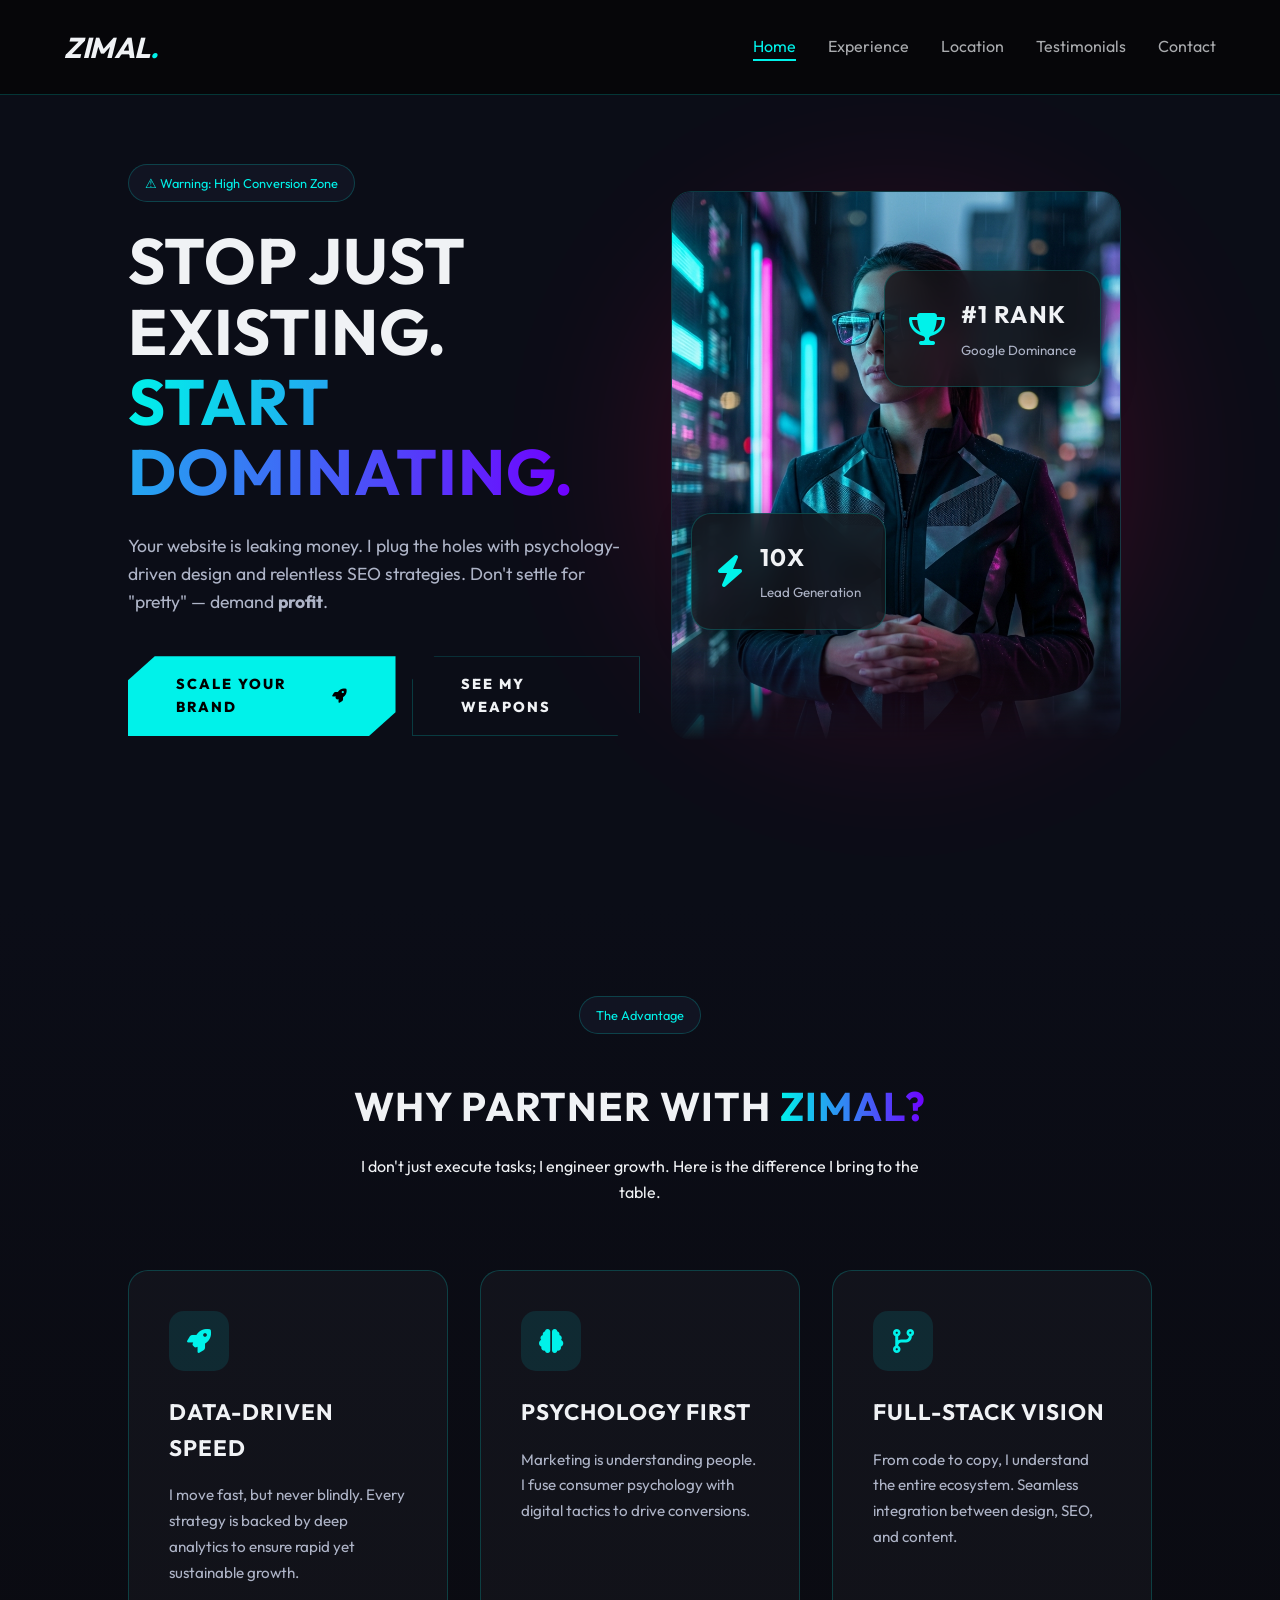
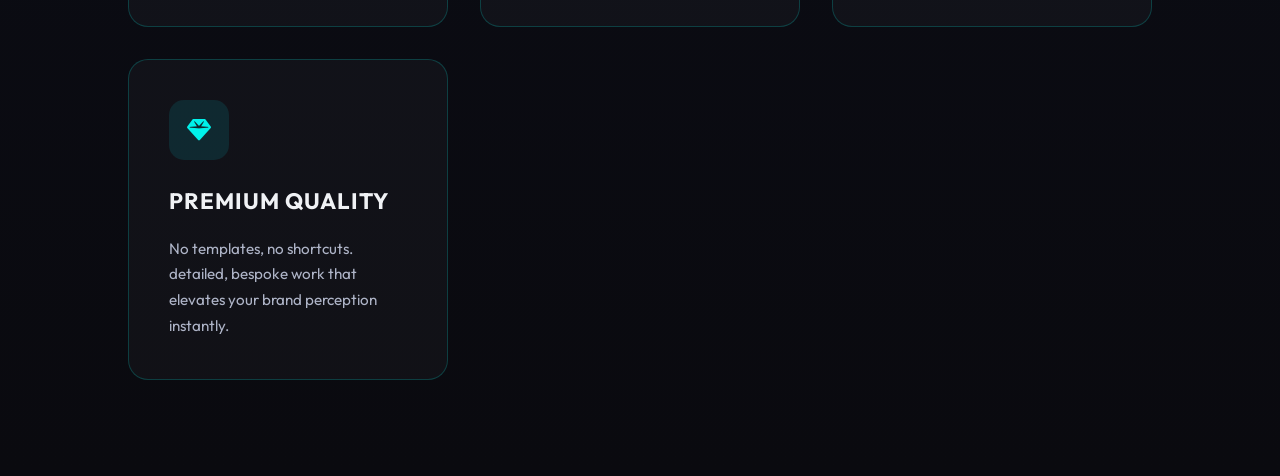
<file: index.html>
<!DOCTYPE html>
<html lang="en">

<head>
    <meta charset="UTF-8">
    <meta name="viewport" content="width=device-width, initial-scale=1.0">
    <meta name="description" content="Digital Alchemist freelance marketing portfolio showcasing services, experience, and contact information.">
    <meta name="robots" content="index, follow">
    <title>Digital Alchemist | Freelance Marketing Expert</title>
    <meta name="description"
        content="Elevating brands through data-driven digital marketing strategies. SEO, PPC, and Content Expert.">
    <link rel="preconnect" href="https://fonts.googleapis.com">
    <link rel="preconnect" href="https://fonts.gstatic.com" crossorigin>
    <link
        href="https://fonts.googleapis.com/css2?family=Outfit:wght@300;400;600&family=Playfair+Display:ital,wght@0,400;0,700;1,400&display=swap"
        rel="stylesheet">
    <link rel="stylesheet" href="style.css">
    <link rel="stylesheet" href="https://cdnjs.cloudflare.com/ajax/libs/font-awesome/6.4.0/css/all.min.css">
</head>

<body>
    <nav class="navbar">
        <div class="logo">ZIMAL<span class="accent">.</span></div>
        <ul class="nav-links">
            <li><a href="index.html" class="active">Home</a></li>
            <li><a href="experience.html">Experience</a></li>
            <li><a href="location.html">Location</a></li>
            <li><a href="testimonials.html">Testimonials</a></li>
            <li><a href="contact.html">Contact</a></li>
        </ul>
        <div class="hamburger">
            <i class="fas fa-bars"></i>
        </div>
    </nav>

    <main>
        <section class="hero">
            <div class="hero-content">
                <span class="badge">⚠ Warning: High Conversion Zone</span>
                <h1>Stop Just Existing.<br><span class="gradient-text">Start Dominating.</span></h1>
                <p>Your website is leaking money. I plug the holes with psychology-driven design and relentless SEO
                    strategies. Don't settle for "pretty" — demand <strong>profit</strong>.</p>
                <div class="cta-group">
                    <a href="contact.html" class="btn primary">Scale Your Brand <i class="fas fa-rocket"></i></a>
                    <a href="experience.html" class="btn secondary">See My Weapons</a>
                </div>
            </div>
            <div class="hero-visual">
                <div class="image-wrapper">
                    <img src="images/hero.png" alt="Digital Alchemist Portrait" class="hero-img">
                    <div class="glow-orb"></div>
                </div>
                <div class="stat-card glass drift-1">
                    <i class="fas fa-trophy"></i>
                    <div>
                        <h4>#1 Rank</h4>
                        <small>Google Dominance</small>
                    </div>
                </div>
                <div class="stat-card glass drift-2">
                    <i class="fas fa-bolt"></i>
                    <div>
                        <h4>10x</h4>
                        <small>Lead Generation</small>
                    </div>
                </div>
            </div>
        </section>

        <section class="why-hire-me" id="why-hire-me">
            <div class="section-header">
                <span class="badge">The Advantage</span>
                <h2>Why Partner With <span class="gradient-text">Zimal?</span></h2>
                <p>I don't just execute tasks; I engineer growth. Here is the difference I bring to the table.</p>
            </div>

            <div class="benefits-grid">
                <div class="benefit-card">
                    <div class="icon-box">
                        <i class="fas fa-rocket"></i>
                    </div>
                    <h3>Data-Driven Speed</h3>
                    <p>I move fast, but never blindly. Every strategy is backed by deep analytics to ensure rapid yet
                        sustainable growth.</p>
                </div>
                <div class="benefit-card">
                    <div class="icon-box">
                        <i class="fas fa-brain"></i>
                    </div>
                    <h3>Psychology First</h3>
                    <p>Marketing is understanding people. I fuse consumer psychology with digital tactics to drive
                        conversions.</p>
                </div>
                <div class="benefit-card">
                    <div class="icon-box">
                        <i class="fas fa-code-branch"></i>
                    </div>
                    <h3>Full-Stack Vision</h3>
                    <p>From code to copy, I understand the entire ecosystem. Seamless integration between design, SEO,
                        and content.</p>
                </div>
                <div class="benefit-card">
                    <div class="icon-box">
                        <i class="fas fa-gem"></i>
                    </div>
                    <h3>Premium Quality</h3>
                    <p>No templates, no shortcuts. detailed, bespoke work that elevates your brand perception instantly.
                    </p>
                </div>
            </div>
        </section>
    </main>

    <script src="script.js"></script>
</body>

</html>
</file>
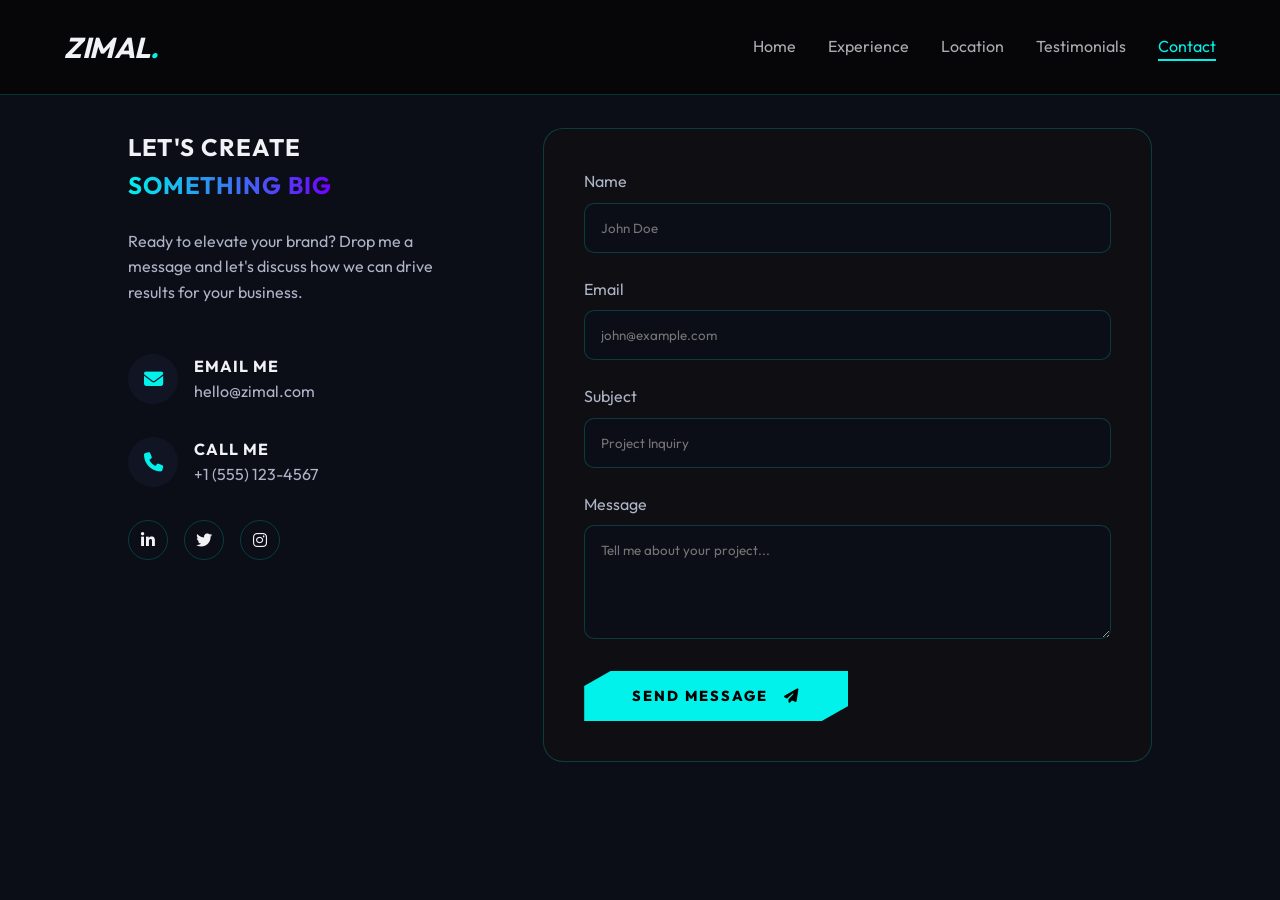
<file: contact.html>
<!DOCTYPE html>
<html lang="en">

<head>
    <meta charset="UTF-8">
    <meta name="viewport" content="width=device-width, initial-scale=1.0">
    <title>Contact Me | Digital Alchemist</title>
    <link href="https://fonts.googleapis.com/css2?family=Outfit:wght@300;400;600;700&display=swap" rel="stylesheet">
    <link rel="stylesheet" href="style.css">
    <link rel="stylesheet" href="https://cdnjs.cloudflare.com/ajax/libs/font-awesome/6.4.0/css/all.min.css">
    <style>
        .contact-container {
            padding: 8rem 10% 4rem;
            display: flex;
            gap: 4rem;
            flex-wrap: wrap;
        }

        .contact-info {
            flex: 1;
            min-width: 300px;
        }

        .contact-form {
            flex: 1.5;
            min-width: 300px;
            background: #0f0f13;
            padding: 2.5rem;
            border-radius: 20px;
            border: 1px solid var(--glass-border);
        }

        .form-group {
            margin-bottom: 1.5rem;
        }

        .form-group label {
            display: block;
            margin-bottom: 0.5rem;
            color: var(--text-muted);
        }

        .form-control {
            width: 100%;
            padding: 1rem;
            background: var(--bg-color);
            border: 1px solid var(--glass-border);
            border-radius: 10px;
            color: var(--text-color);
            font-family: var(--font-main);
        }

        .form-control:focus {
            outline: none;
            border-color: var(--primary);
        }

        .contact-method {
            margin-bottom: 2rem;
            display: flex;
            align-items: center;
            gap: 1rem;
        }

        .contact-method i {
            width: 50px;
            height: 50px;
            background: var(--glass-bg);
            border-radius: 50%;
            display: flex;
            align-items: center;
            justify-content: center;
            color: var(--primary);
            font-size: 1.2rem;
        }

        .social-links {
            display: flex;
            gap: 1rem;
            margin-top: 2rem;
        }

        .social-btn {
            width: 40px;
            height: 40px;
            border: 1px solid var(--glass-border);
            border-radius: 50%;
            display: flex;
            align-items: center;
            justify-content: center;
            transition: var(--transition);
        }

        .social-btn:hover {
            border-color: var(--primary);
            color: var(--primary);
            transform: translateY(-3px);
        }
    </style>
</head>

<body>
    <nav class="navbar">
        <div class="logo">ZIMAL<span class="accent">.</span></div>
        <ul class="nav-links">
            <li><a href="index.html">Home</a></li>
            <li><a href="experience.html">Experience</a></li>
            <li><a href="location.html">Location</a></li>
            <li><a href="testimonials.html">Testimonials</a></li>
            <li><a href="contact.html" class="active">Contact</a></li>
        </ul>
        <div class="hamburger"><i class="fas fa-bars"></i></div>
    </nav>

    <main>
        <section class="contact-container">
            <div class="contact-info">
                <h1>Let's Create <br><span class="gradient-text">Something Big</span></h1>
                <p style="color: var(--text-muted); margin: 1.5rem 0 3rem;">Ready to elevate your brand? Drop me a
                    message and let's discuss how we can drive results for your business.</p>

                <div class="contact-method">
                    <i class="fas fa-envelope"></i>
                    <div>
                        <h4>Email Me</h4>
                        <a href="mailto:hello@example.com" style="color: var(--text-muted);">hello@zimal.com</a>
                    </div>
                </div>
                <div class="contact-method">
                    <i class="fas fa-phone"></i>
                    <div>
                        <h4>Call Me</h4>
                        <p style="color: var(--text-muted);">+1 (555) 123-4567</p>
                    </div>
                </div>

                <div class="social-links">
                    <a href="#" class="social-btn"><i class="fab fa-linkedin-in"></i></a>
                    <a href="#" class="social-btn"><i class="fab fa-twitter"></i></a>
                    <a href="#" class="social-btn"><i class="fab fa-instagram"></i></a>
                </div>
            </div>

            <form class="contact-form">
                <div class="form-group">
                    <label>Name</label>
                    <input type="text" class="form-control" placeholder="John Doe">
                </div>
                <div class="form-group">
                    <label>Email</label>
                    <input type="email" class="form-control" placeholder="john@example.com">
                </div>
                <div class="form-group">
                    <label>Subject</label>
                    <input type="text" class="form-control" placeholder="Project Inquiry">
                </div>
                <div class="form-group">
                    <label>Message</label>
                    <textarea class="form-control" rows="5" placeholder="Tell me about your project..."></textarea>
                </div>
                <button type="submit" class="btn primary">Send Message <i class="fas fa-paper-plane"></i></button>
            </form>
        </section>
    </main>
    <script src="script.js"></script>
</body>

</html>
</file>
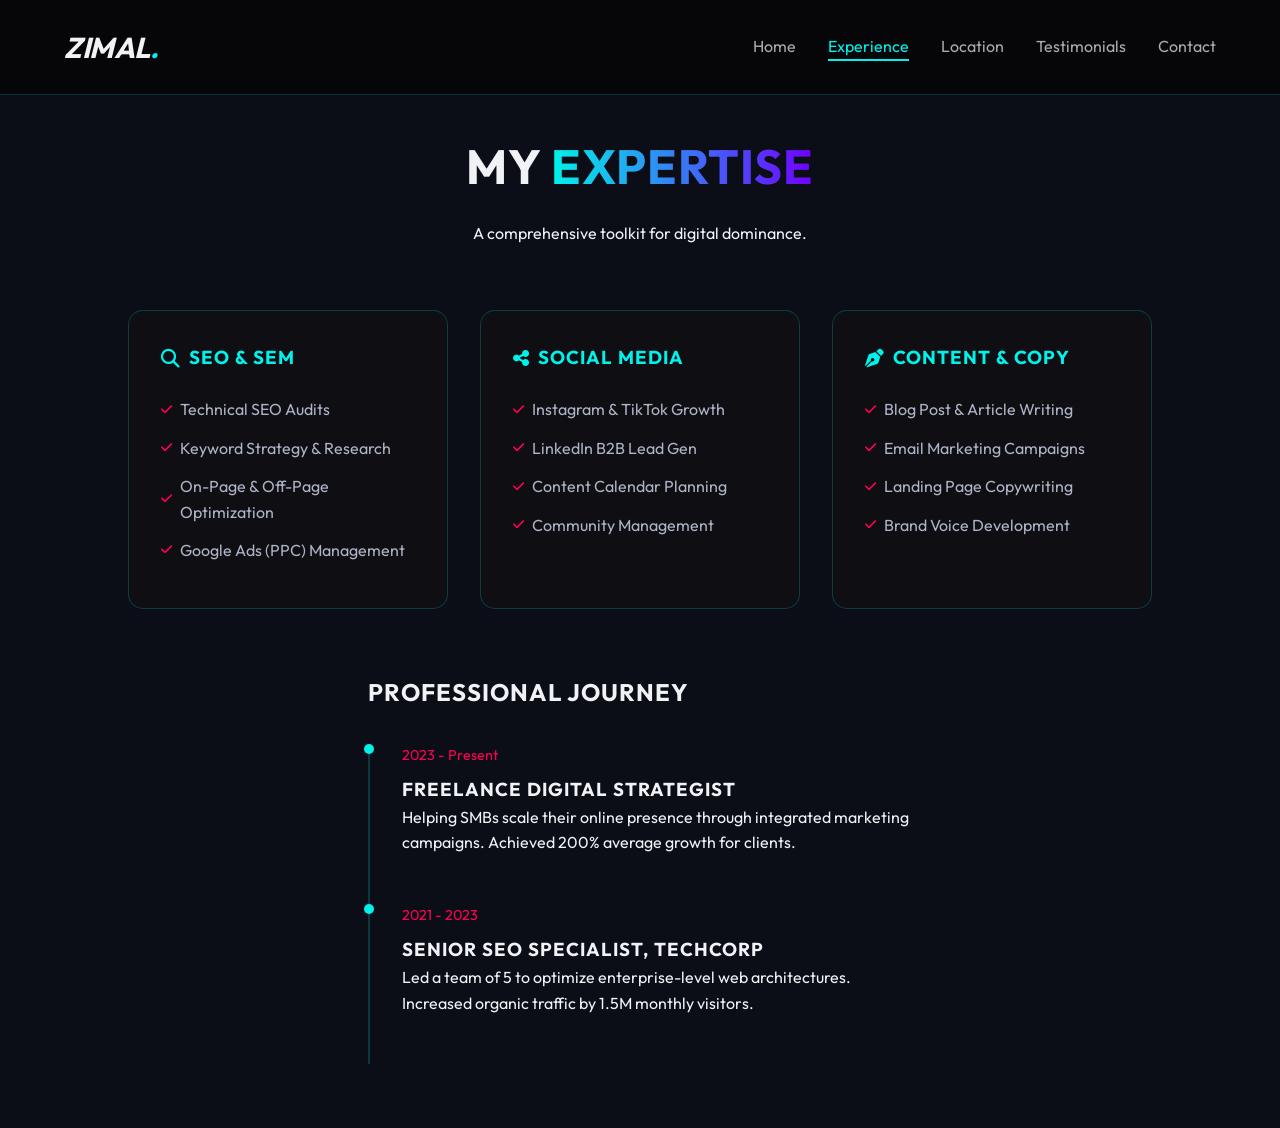
<file: experience.html>
<!DOCTYPE html>
<html lang="en">

<head>
    <meta charset="UTF-8">
    <meta name="description" content="Experience and skills of Digital Alchemist, a freelance marketing expert.">
    <title>Experience & Skills | Digital Alchemist</title>
    <link href="https://fonts.googleapis.com/css2?family=Outfit:wght@300;400;600;700&display=swap" rel="stylesheet">
    <link rel="stylesheet" href="style.css">
    <link rel="stylesheet" href="https://cdnjs.cloudflare.com/ajax/libs/font-awesome/6.4.0/css/all.min.css">
    <style>
        .page-header {
            padding: 8rem 10% 4rem;
            text-align: center;
        }

        .page-header h1 {
            font-size: 3rem;
            margin-bottom: 1rem;
        }

        .skills-grid {
            display: grid;
            grid-template-columns: repeat(auto-fit, minmax(300px, 1fr));
            gap: 2rem;
            padding: 0 10% 4rem;
        }

        .skill-category {
            background: #0f0f13;
            padding: 2rem;
            border-radius: 15px;
            border: 1px solid var(--glass-border);
        }

        .skill-category h3 {
            color: var(--primary);
            margin-bottom: 1.5rem;
            display: flex;
            align-items: center;
            gap: 0.5rem;
        }

        .skill-list li {
            margin-bottom: 0.8rem;
            display: flex;
            align-items: center;
            gap: 0.5rem;
            color: var(--text-muted);
        }

        .skill-list li i {
            color: var(--secondary);
            font-size: 0.8rem;
        }

        .timeline {
            padding: 0 10% 4rem;
            max-width: 800px;
            margin: 0 auto;
        }

        .timeline-item {
            border-left: 2px solid var(--glass-border);
            padding-left: 2rem;
            padding-bottom: 3rem;
            position: relative;
        }

        .timeline-item::before {
            content: '';
            position: absolute;
            left: -6px;
            top: 0;
            width: 10px;
            height: 10px;
            background: var(--primary);
            border-radius: 50%;
        }

        .timeline-date {
            color: var(--secondary);
            font-size: 0.9rem;
            margin-bottom: 0.5rem;
            display: block;
        }
    </style>
</head>

<body>
    <nav class="navbar">
        <div class="logo">ZIMAL<span class="accent">.</span></div>
        <ul class="nav-links">
            <li><a href="index.html">Home</a></li>
            <li><a href="experience.html" class="active">Experience</a></li>
            <li><a href="location.html">Location</a></li>
            <li><a href="testimonials.html">Testimonials</a></li>
            <li><a href="contact.html">Contact</a></li>
        </ul>
        <div class="hamburger"><i class="fas fa-bars"></i></div>
    </nav>

    <main>
        <div class="page-header">
            <h1>My <span class="gradient-text">Expertise</span></h1>
            <p>A comprehensive toolkit for digital dominance.</p>
        </div>

        <section class="skills-grid">
            <div class="skill-category">
                <h3><i class="fas fa-search"></i> SEO & SEM</h3>
                <ul class="skill-list">
                    <li><i class="fas fa-check"></i> Technical SEO Audits</li>
                    <li><i class="fas fa-check"></i> Keyword Strategy & Research</li>
                    <li><i class="fas fa-check"></i> On-Page & Off-Page Optimization</li>
                    <li><i class="fas fa-check"></i> Google Ads (PPC) Management</li>
                </ul>
            </div>
            <div class="skill-category">
                <h3><i class="fas fa-share-alt"></i> Social Media</h3>
                <ul class="skill-list">
                    <li><i class="fas fa-check"></i> Instagram & TikTok Growth</li>
                    <li><i class="fas fa-check"></i> LinkedIn B2B Lead Gen</li>
                    <li><i class="fas fa-check"></i> Content Calendar Planning</li>
                    <li><i class="fas fa-check"></i> Community Management</li>
                </ul>
            </div>
            <div class="skill-category">
                <h3><i class="fas fa-pen-nib"></i> Content & Copy</h3>
                <ul class="skill-list">
                    <li><i class="fas fa-check"></i> Blog Post & Article Writing</li>
                    <li><i class="fas fa-check"></i> Email Marketing Campaigns</li>
                    <li><i class="fas fa-check"></i> Landing Page Copywriting</li>
                    <li><i class="fas fa-check"></i> Brand Voice Development</li>
                </ul>
            </div>
        </section>

        <section class="timeline">
            <h2 style="margin-bottom: 2rem;">Professional Journey</h2>
            <div class="timeline-item">
                <span class="timeline-date">2023 - Present</span>
                <h3>Freelance Digital Strategist</h3>
                <p>Helping SMBs scale their online presence through integrated marketing campaigns. Achieved 200%
                    average growth for clients.</p>
            </div>
            <div class="timeline-item">
                <span class="timeline-date">2021 - 2023</span>
                <h3>Senior SEO Specialist, TechCorp</h3>
                <p>Led a team of 5 to optimize enterprise-level web architectures. Increased organic traffic by 1.5M
                    monthly visitors.</p>
            </div>
        </section>
    </main>
    <script src="script.js"></script>
</body>

</html>
</file>
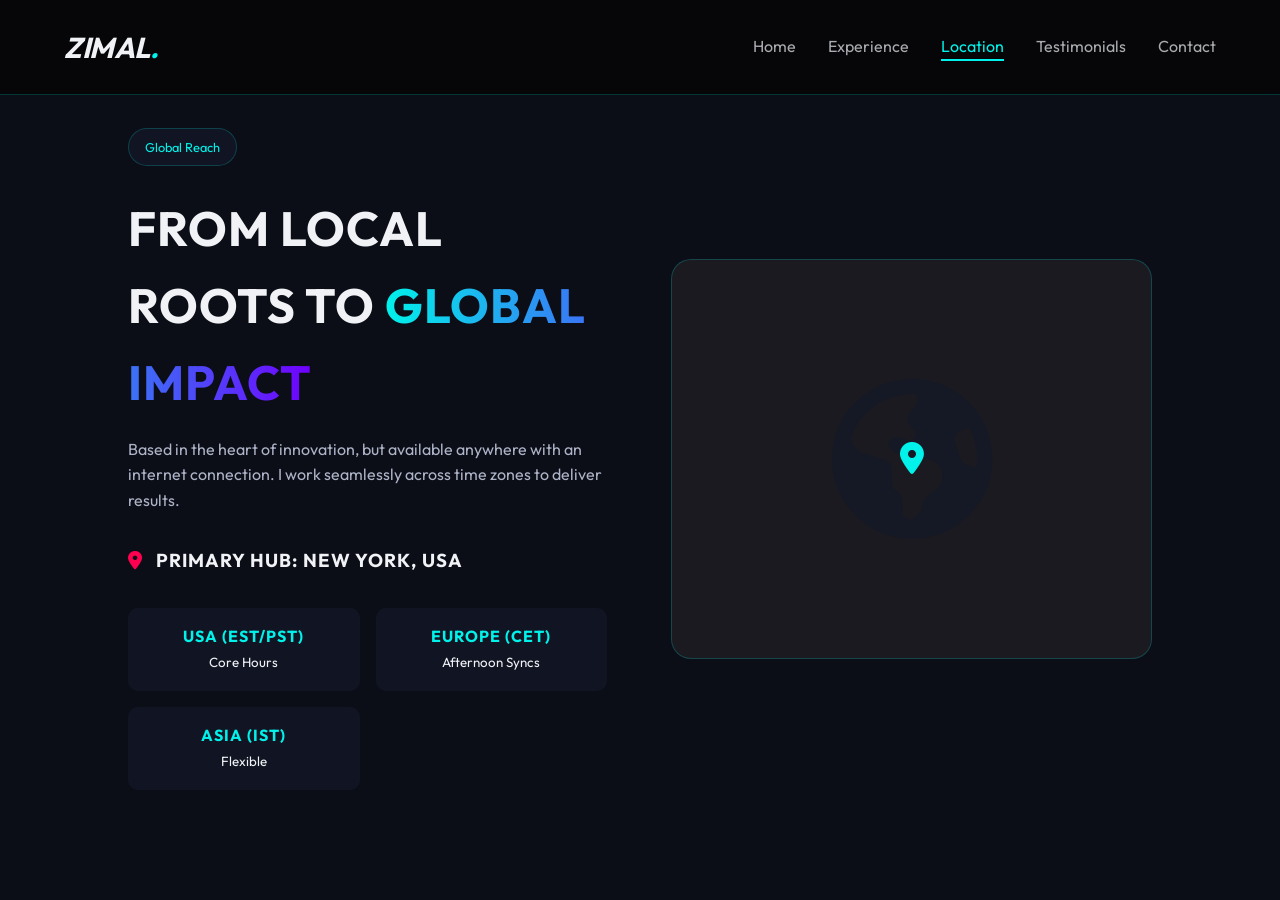
<file: location.html>
<!DOCTYPE html>
<html lang="en">

<head>
    <meta charset="UTF-8">
    <meta name="viewport" content="width=device-width, initial-scale=1.0">
    <title>Location & Availability | Digital Alchemist</title>
    <link href="https://fonts.googleapis.com/css2?family=Outfit:wght@300;400;600;700&display=swap" rel="stylesheet">
    <link rel="stylesheet" href="style.css">
    <link rel="stylesheet" href="https://cdnjs.cloudflare.com/ajax/libs/font-awesome/6.4.0/css/all.min.css">
    <style>
        .location-section {
            padding: 8rem 10% 4rem;
            display: flex;
            align-items: center;
            gap: 4rem;
            flex-wrap: wrap;
        }

        .location-content {
            flex: 1;
            min-width: 300px;
        }

        .location-map {
            flex: 1;
            min-width: 300px;
            background: #1a1a20;
            height: 400px;
            border-radius: 20px;
            display: flex;
            justify-content: center;
            align-items: center;
            border: 1px solid var(--glass-border);
            position: relative;
            overflow: hidden;
        }

        .globe-icon {
            font-size: 10rem;
            color: var(--glass-bg);
        }

        .pin {
            position: absolute;
            color: var(--primary);
            font-size: 2rem;
            animation: bounce 2s infinite;
        }

        @keyframes bounce {

            0%,
            100% {
                transform: translateY(0);
            }

            50% {
                transform: translateY(-10px);
            }
        }

        .zones-grid {
            margin-top: 2rem;
            display: grid;
            grid-template-columns: repeat(auto-fit, minmax(150px, 1fr));
            gap: 1rem;
        }

        .zone-card {
            background: var(--glass-bg);
            padding: 1rem;
            border-radius: 10px;
            text-align: center;
        }

        .zone-card h4 {
            color: var(--primary);
        }
    </style>
</head>

<body>
    <nav class="navbar">
        <div class="logo">ZIMAL<span class="accent">.</span></div>
        <ul class="nav-links">
            <li><a href="index.html">Home</a></li>
            <li><a href="experience.html">Experience</a></li>
            <li><a href="location.html" class="active">Location</a></li>
            <li><a href="testimonials.html">Testimonials</a></li>
            <li><a href="contact.html">Contact</a></li>
        </ul>
        <div class="hamburger"><i class="fas fa-bars"></i></div>
    </nav>

    <main>
        <section class="location-section">
            <div class="location-content">
                <span class="badge">Global Reach</span>
                <h1 style="font-size: 3rem; margin-bottom: 1rem;">From Local Roots to <span class="gradient-text">Global
                        Impact</span></h1>
                <p style="color: var(--text-muted); margin-bottom: 2rem;">Based in the heart of innovation, but
                    available anywhere with an internet connection. I work seamlessly across time zones to deliver
                    results.</p>

                <h3><i class="fas fa-map-marker-alt" style="color: var(--secondary); margin-right: 0.5rem;"></i> Primary
                    Hub: New York, USA</h3>

                <div class="zones-grid">
                    <div class="zone-card">
                        <h4>USA (EST/PST)</h4>
                        <small>Core Hours</small>
                    </div>
                    <div class="zone-card">
                        <h4>Europe (CET)</h4>
                        <small>Afternoon Syncs</small>
                    </div>
                    <div class="zone-card">
                        <h4>Asia (IST)</h4>
                        <small>Flexible</small>
                    </div>
                </div>
            </div>
            <div class="location-map">
                <i class="fas fa-globe-americas globe-icon"></i>
                <div class="pin"><i class="fas fa-map-marker-alt"></i></div>
            </div>
        </section>
    </main>
    <script src="script.js"></script>
</body>

</html>
</file>
<file: style.css>
:root {
    --bg-color: #0b0d17;
    /* Deepest Indigo/Black */
    --text-color: #f0f2f5;
    --text-muted: #aeb4c7;
    --primary: #00f2ea;
    /* Electric Cyan */
    --secondary: #ff0050;
    /* Vibrant Radish/Pink */
    --accent: #7000ff;
    /* Electric Purple */
    --glass-bg: rgba(20, 25, 40, 0.7);
    --glass-border: rgba(0, 242, 234, 0.2);
    --font-main: 'Outfit', sans-serif;
    --font-head: 'Playfair Display', serif;
    --max-width: 1200px;
    --transition: cubic-bezier(0.25, 0.46, 0.45, 0.94) 0.3s;
}

h1,
h2,
h3,
h4,
.logo {
    font-family: var(--font-main);
    /* Reverting to Outfit for modern punch */
    text-transform: uppercase;
    letter-spacing: 1px;
}

* {
    margin: 0;
    padding: 0;
    box-sizing: border-box;
}

body {
    background-color: var(--bg-color);
    color: var(--text-color);
    font-family: var(--font-main);
    overflow-x: hidden;
    line-height: 1.6;
}

a {
    text-decoration: none;
    color: inherit;
}

ul {
    list-style: none;
}

/* Navbar */
.navbar {
    display: flex;
    justify-content: space-between;
    align-items: center;
    padding: 1.5rem 5%;
    background: rgba(5, 5, 7, 0.8);
    backdrop-filter: blur(10px);
    position: fixed;
    width: 100%;
    top: 0;
    z-index: 1000;
    border-bottom: 1px solid var(--glass-border);
}

.logo {
    font-size: 1.8rem;
    font-weight: 700;
    letter-spacing: -0.5px;
    font-style: italic;
}

.logo .accent {
    color: var(--primary);
}

.nav-links {
    display: flex;
    gap: 2rem;
}

.nav-links a {
    font-weight: 400;
    opacity: 0.7;
    transition: var(--transition);
    position: relative;
}

.nav-links a:hover,
.nav-links a.active {
    opacity: 1;
    color: var(--primary);
}

.nav-links a::after {
    content: '';
    position: absolute;
    width: 0;
    height: 2px;
    bottom: -5px;
    left: 0;
    background: var(--primary);
    transition: var(--transition);
}

.nav-links a:hover::after,
.nav-links a.active::after {
    width: 100%;
}

.hamburger {
    display: none;
    font-size: 1.5rem;
    cursor: pointer;
}

/* Typography & Utilities */
.gradient-text {
    background: linear-gradient(to right, var(--primary), var(--accent), var(--secondary));
    background-size: 200% auto;
    animation: gradientMove 3s linear infinite;
    background-clip: text;
    -webkit-background-clip: text;
    -webkit-text-fill-color: transparent;
}

.btn {
    padding: 1rem 3rem;
    border-radius: 0;
    clip-path: polygon(10% 0, 100% 0, 100% 70%, 90% 100%, 0 100%, 0 30%);
    font-weight: 800;
    cursor: pointer;
    transition: var(--transition);
    display: inline-flex;
    align-items: center;
    gap: 1rem;
    letter-spacing: 2px;
    font-family: var(--font-main);
    text-transform: uppercase;
    font-size: 0.9rem;
    border: none;
    position: relative;
    overflow: hidden;
}

.btn.primary {
    background: var(--primary);
    color: #000;
}

.btn.primary::before {
    content: '';
    position: absolute;
    top: 0;
    left: -100%;
    width: 100%;
    height: 100%;
    background: linear-gradient(90deg, transparent, rgba(255, 255, 255, 0.8), transparent);
    transition: 0.5s;
}

.btn.primary:hover::before {
    left: 100%;
}

.btn.primary:hover {
    transform: scale(1.05);
    box-shadow: 0 0 30px rgba(0, 242, 234, 0.5);
}

@keyframes gradientMove {
    0% {
        background-position: 0% 50%;
    }

    100% {
        background-position: 200% 50%;
    }
}

.btn.secondary {
    background: transparent;
    border: 1px solid var(--glass-border);
    color: var(--text-color);
}

.btn.secondary:hover {
    border-color: var(--primary);
    color: var(--primary);
}

/* Hero Section */
.hero {
    height: 100vh;
    display: flex;
    align-items: center;
    padding: 0 10%;
    position: relative;
    overflow: hidden;
}

.hero-content {
    flex: 1;
    z-index: 2;
}

.badge {
    background: var(--glass-bg);
    padding: 0.5rem 1rem;
    border-radius: 20px;
    font-size: 0.8rem;
    color: var(--primary);
    border: 1px solid var(--glass-border);
    margin-bottom: 1.5rem;
    display: inline-block;
}

.hero-content h1 {
    font-size: 4rem;
    line-height: 1.1;
    margin-bottom: 1.5rem;
}

.hero-content p {
    font-size: 1.1rem;
    color: var(--text-muted);
    margin-bottom: 2.5rem;
    max-width: 500px;
}

.cta-group {
    display: flex;
    gap: 1rem;
}

/* Hero Visual & Animations */
.hero-visual {
    flex: 1;
    position: relative;
    height: 100%;
    display: flex;
    justify-content: center;
    align-items: center;
    padding-top: 2rem;
}

.image-wrapper {
    position: relative;
    width: 450px;
    height: 550px;
    display: flex;
    justify-content: center;
    align-items: center;
}

.hero-img {
    width: 100%;
    height: 100%;
    object-fit: cover;
    border-radius: 20px;
    position: relative;
    z-index: 2;
    mask-image: linear-gradient(to bottom, black 80%, transparent 100%);
    -webkit-mask-image: linear-gradient(to bottom, black 80%, transparent 100%);
    box-shadow: 0 0 50px rgba(0, 242, 234, 0.2);
    border: 1px solid var(--glass-border);
}

.glow-orb {
    position: absolute;
    width: 120%;
    height: 120%;
    background: radial-gradient(circle, var(--secondary) 0%, transparent 70%);
    filter: blur(80px);
    opacity: 0.4;
    z-index: 1;
    animation: pulse 5s infinite alternate;
}

.stat-card {
    position: absolute;
    background: rgba(20, 20, 25, 0.8);
    backdrop-filter: blur(15px);
    padding: 1.5rem;
    border-radius: 20px;
    border: 1px solid var(--glass-border);
    display: flex;
    align-items: center;
    gap: 1rem;
    z-index: 2;
    box-shadow: 0 10px 30px rgba(0, 0, 0, 0.5);
}

.stat-card i {
    font-size: 2rem;
    color: var(--primary);
}

.stat-card h4 {
    font-size: 1.5rem;
    margin-bottom: 0.2rem;
}

.stat-card small {
    color: var(--text-muted);
}

.drift-1 {
    top: 30%;
    right: 10%;
    animation: float 6s ease-in-out infinite;
}

.drift-2 {
    bottom: 30%;
    left: 10%;
    animation: float 7s ease-in-out infinite 1s;
}

/* Why Hire Me Section */
.why-hire-me {
    padding: 6rem 10%;
    position: relative;
    z-index: 3;
    background: linear-gradient(180deg, var(--bg-color) 0%, #0a0a0f 100%);
}

.section-header {
    text-align: center;
    margin-bottom: 4rem;
    max-width: 600px;
    margin-left: auto;
    margin-right: auto;
}

.section-header h2 {
    font-size: 2.5rem;
    margin: 1rem 0;
}

.benefits-grid {
    display: grid;
    grid-template-columns: repeat(auto-fit, minmax(280px, 1fr));
    gap: 2rem;
}

.benefit-card {
    background: rgba(255, 255, 255, 0.03);
    border: 1px solid var(--glass-border);
    padding: 2.5rem;
    border-radius: 20px;
    position: relative;
    overflow: hidden;
    transition: var(--transition);
}

.benefit-card::before {
    content: '';
    position: absolute;
    top: 0;
    left: 0;
    width: 100%;
    height: 100%;
    background: linear-gradient(45deg, transparent, rgba(255, 255, 255, 0.03), transparent);
    transform: translateX(-100%);
    transition: 0.5s;
}

.benefit-card:hover::before {
    transform: translateX(100%);
}

.benefit-card:hover {
    transform: translateY(-10px);
    border-color: var(--primary);
    box-shadow: 0 10px 30px rgba(0, 243, 255, 0.1);
}

.icon-box {
    width: 60px;
    height: 60px;
    background: rgba(0, 243, 255, 0.1);
    border-radius: 15px;
    display: flex;
    align-items: center;
    justify-content: center;
    margin-bottom: 1.5rem;
    transition: var(--transition);
}

.benefit-card:hover .icon-box {
    background: var(--primary);
    transform: rotate(10deg);
}

.icon-box i {
    font-size: 1.5rem;
    color: var(--primary);
    transition: var(--transition);
}

.benefit-card:hover .icon-box i {
    color: #000;
}

.benefit-card h3 {
    margin-bottom: 1rem;
    font-size: 1.4rem;
}

.benefit-card p {
    color: var(--text-muted);
    font-size: 0.95rem;
    line-height: 1.7;
}

/* Animations */
@keyframes float {
    0% {
        transform: translateY(0);
    }

    50% {
        transform: translateY(-20px);
    }

    100% {
        transform: translateY(0);
    }
}

@keyframes pulse {
    0% {
        opacity: 0.2;
        transform: scale(1);
    }

    100% {
        opacity: 0.3;
        transform: scale(1.1);
    }
}

/* Mobile */
@media (max-width: 768px) {
    .hero {
        flex-direction: column;
        text-align: center;
        padding-top: 100px;
        height: auto;
    }

    .hero-content h1 {
        font-size: 2.5rem;
    }

    .hero-content p {
        margin: 0 auto 2rem;
    }

    .cta-group {
        justify-content: center;
    }

    .hero-visual {
        height: 300px;
        width: 100%;
        margin-top: 3rem;
    }

    .nav-links {
        display: none;
        /* Add JS toggle later */
        position: absolute;
        top: 100%;
        left: 0;
        width: 100%;
        background: var(--bg-color);
        flex-direction: column;
        padding: 2rem;
        text-align: center;
        border-bottom: 1px solid var(--glass-border);
    }

    .nav-links.active {
        display: flex;
    }

    .hamburger {
        display: block;
    }

    .why-hire-me {
        padding: 4rem 5%;
    }
}
</file>
